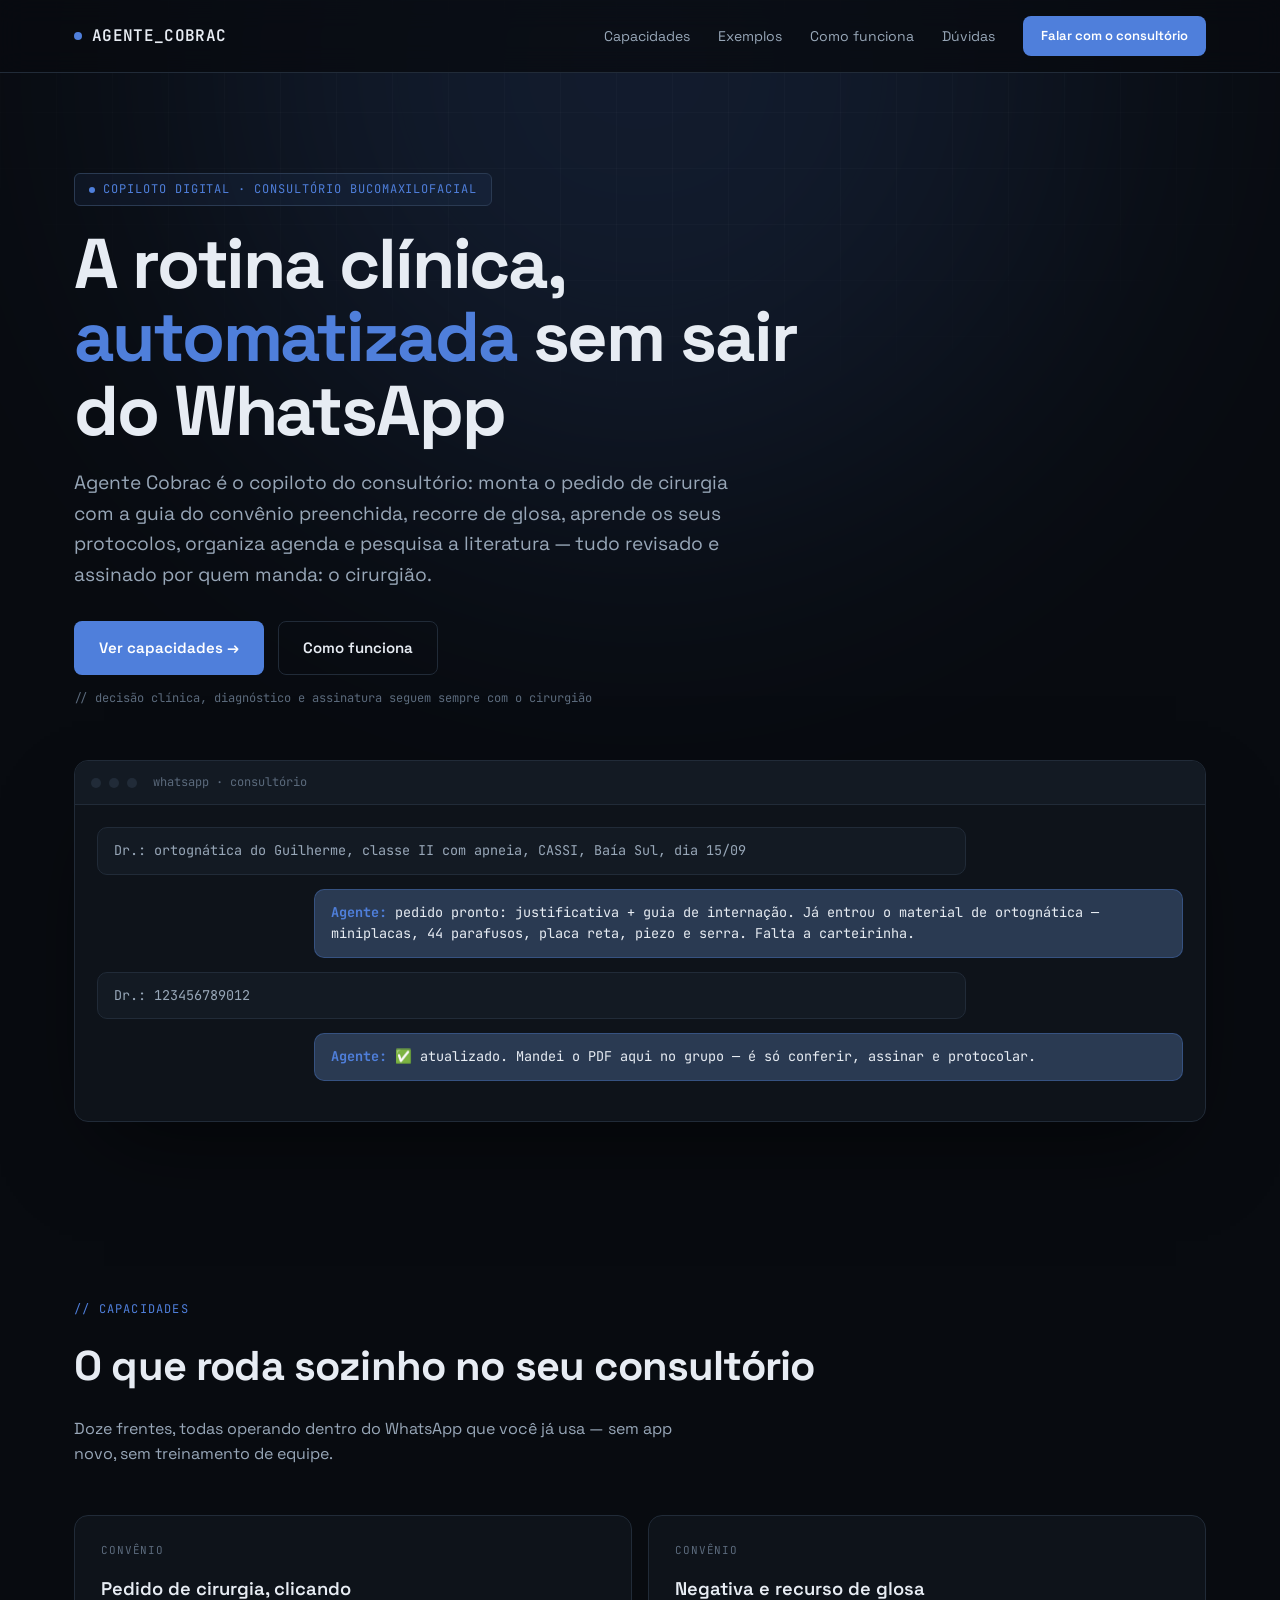
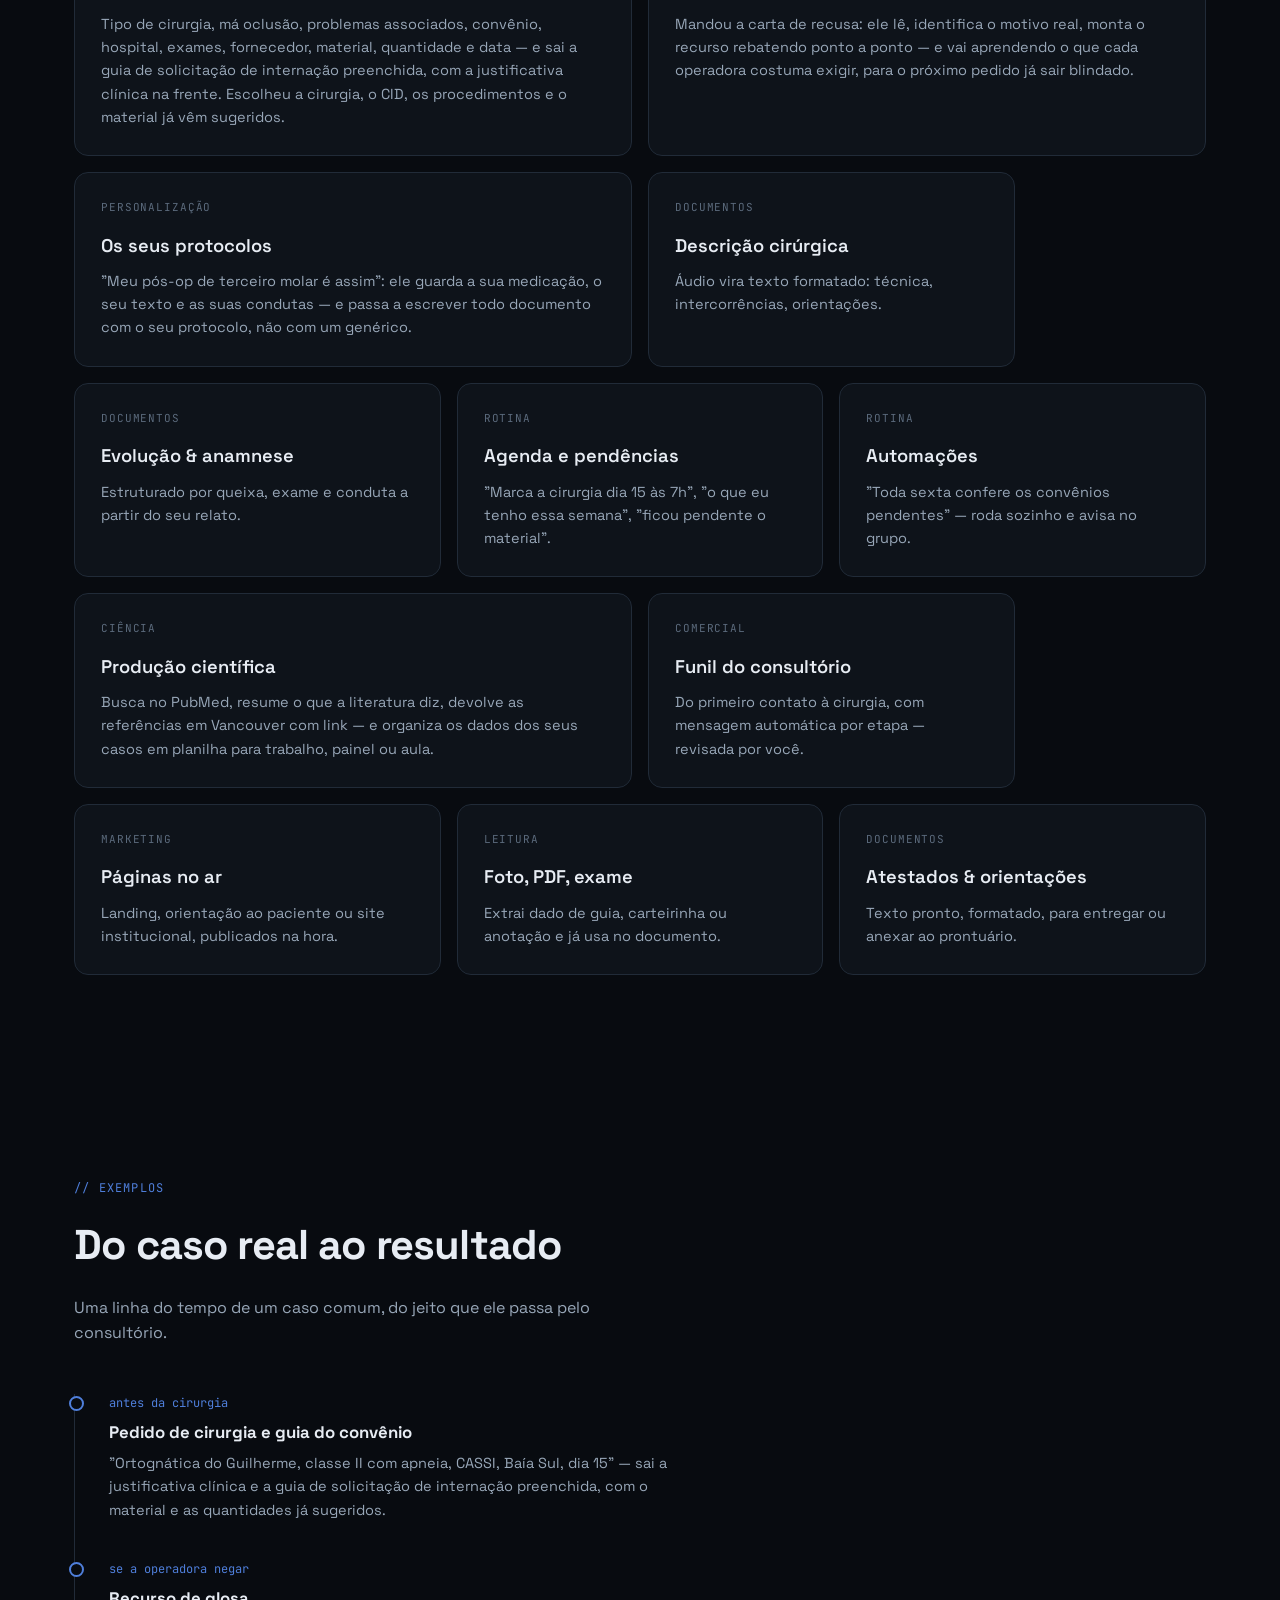
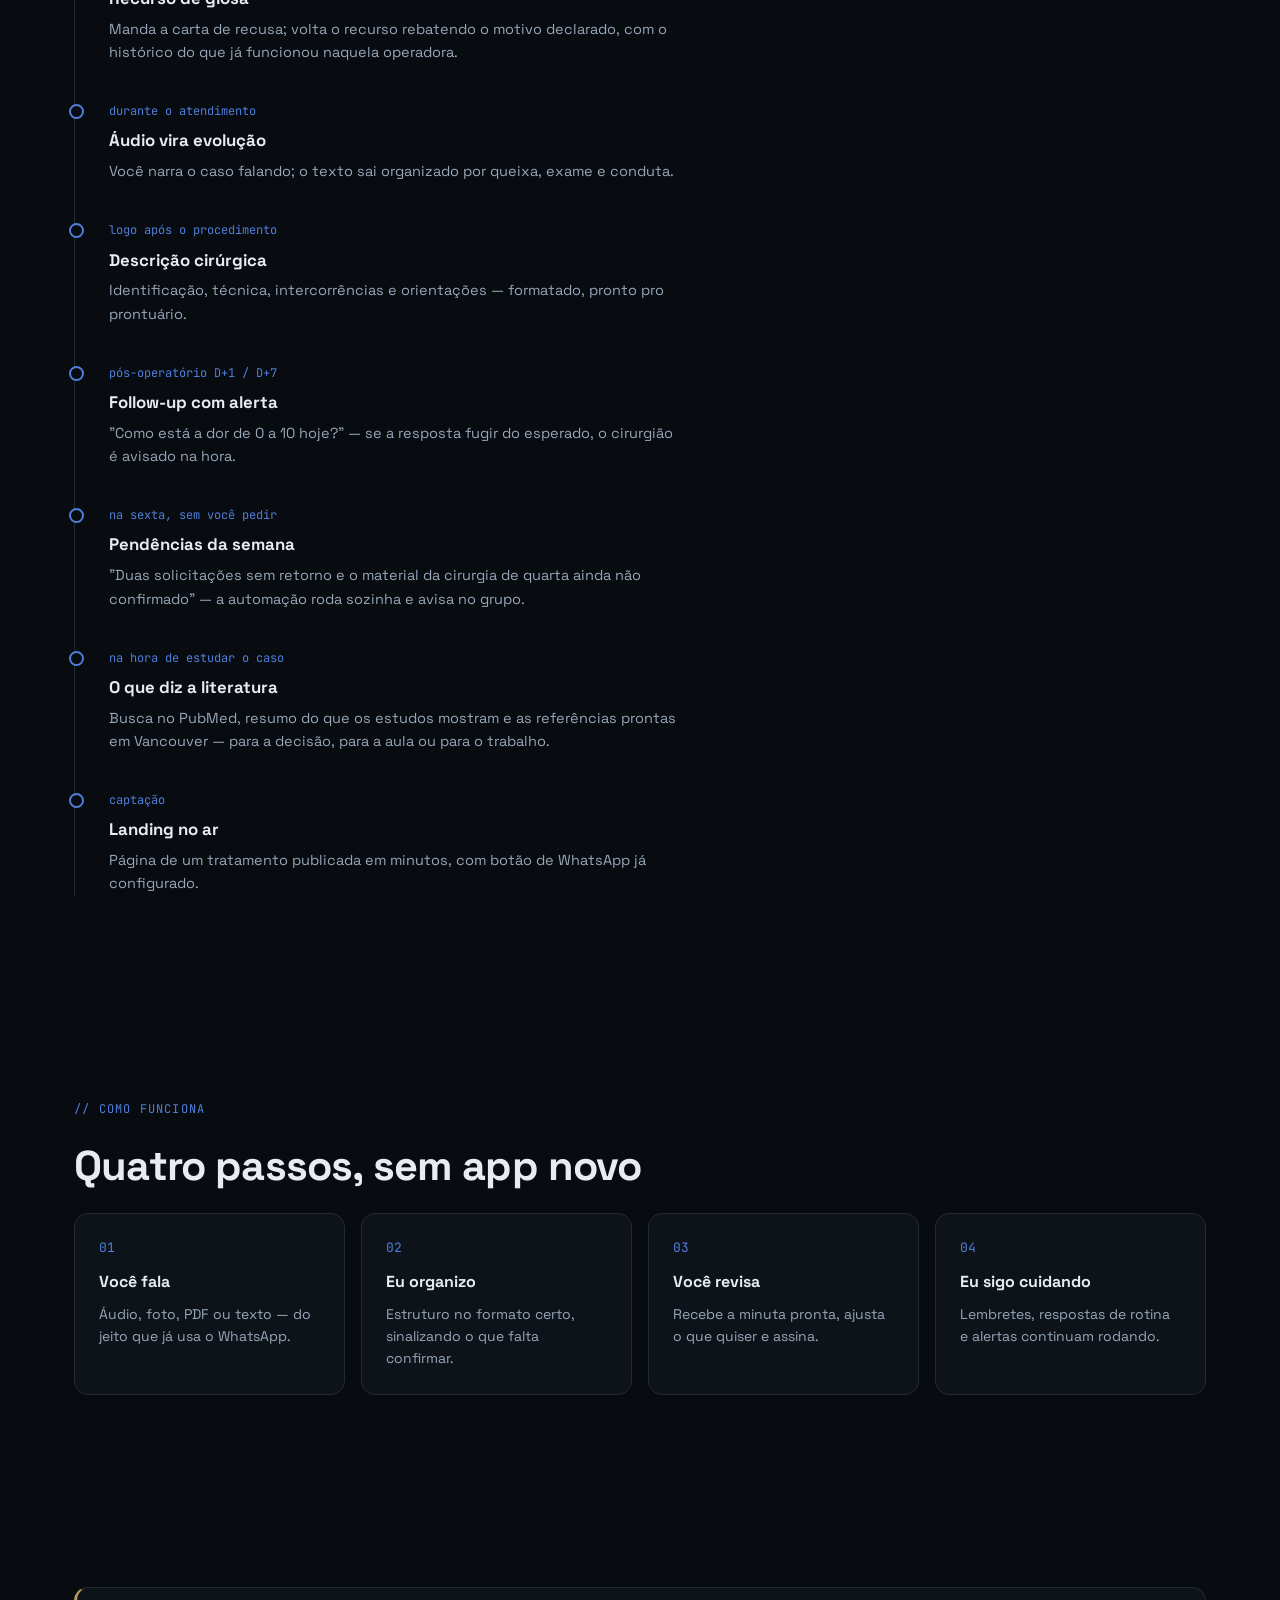
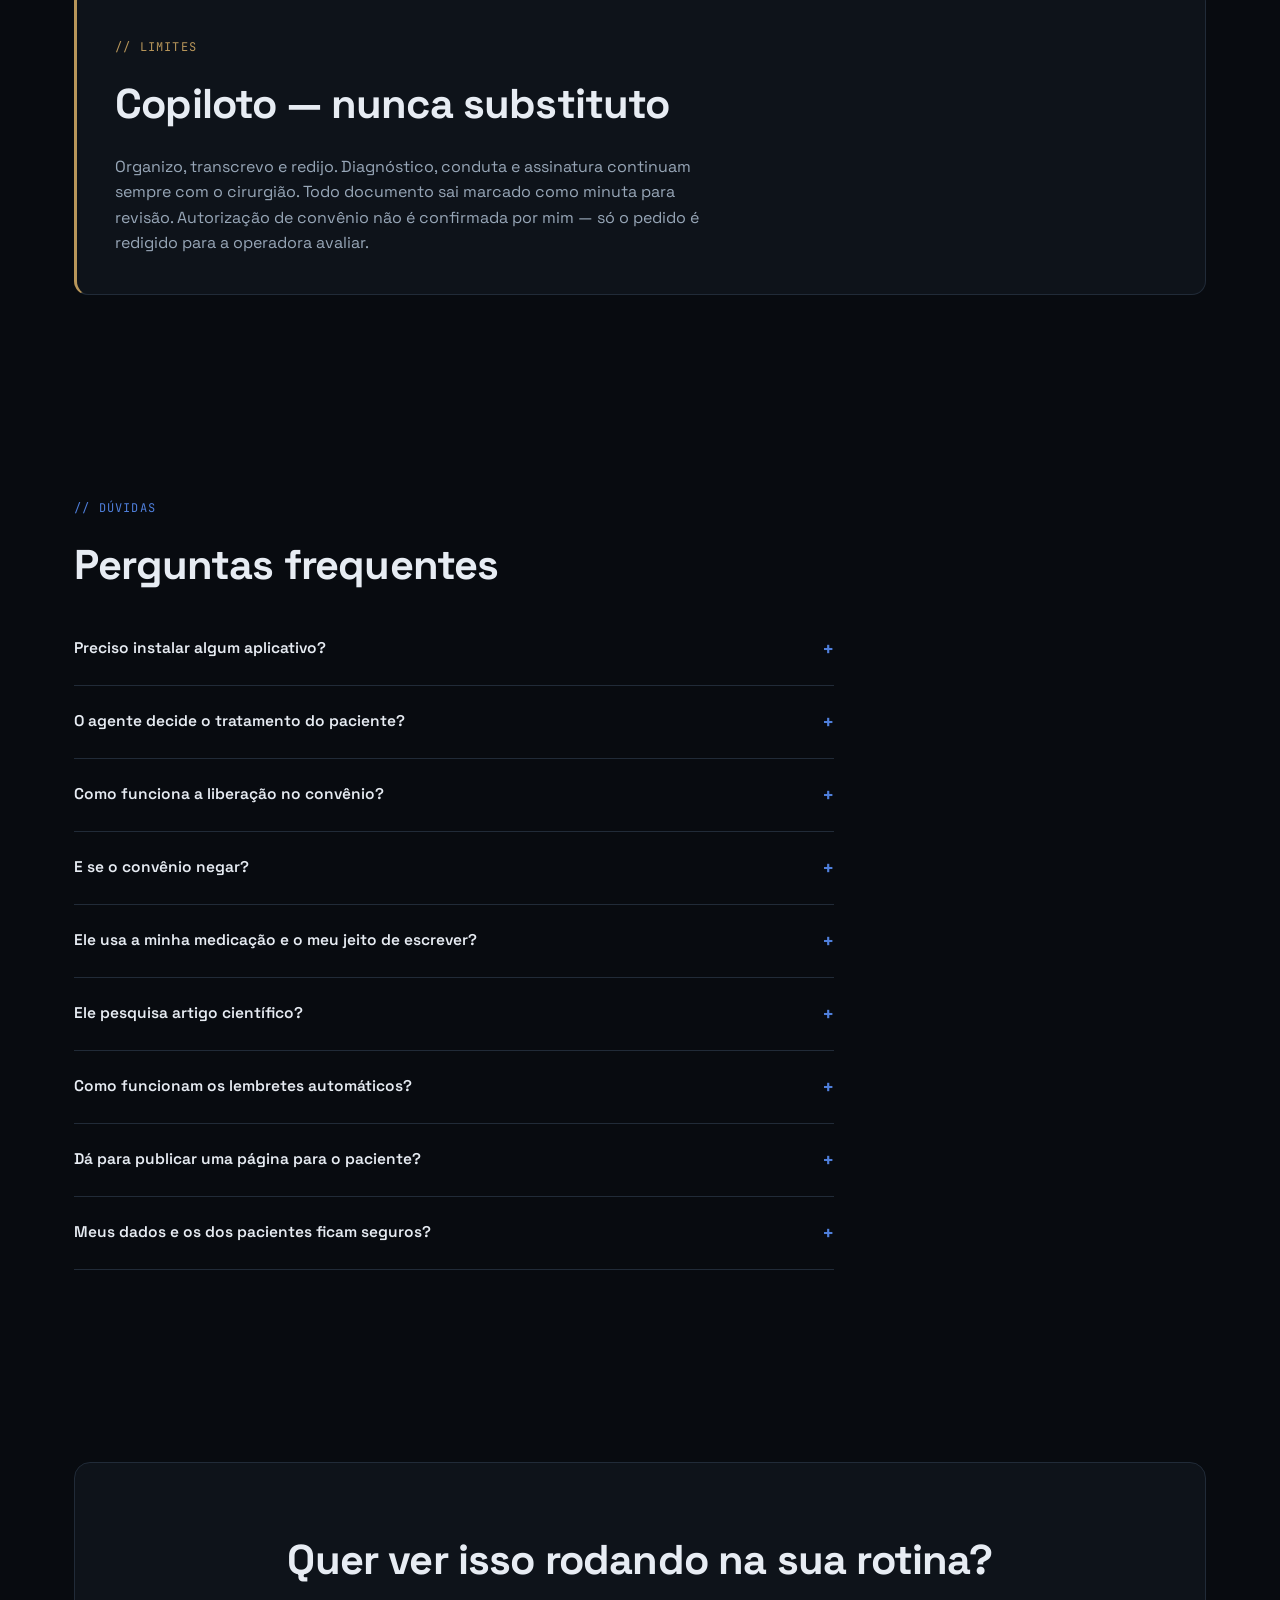
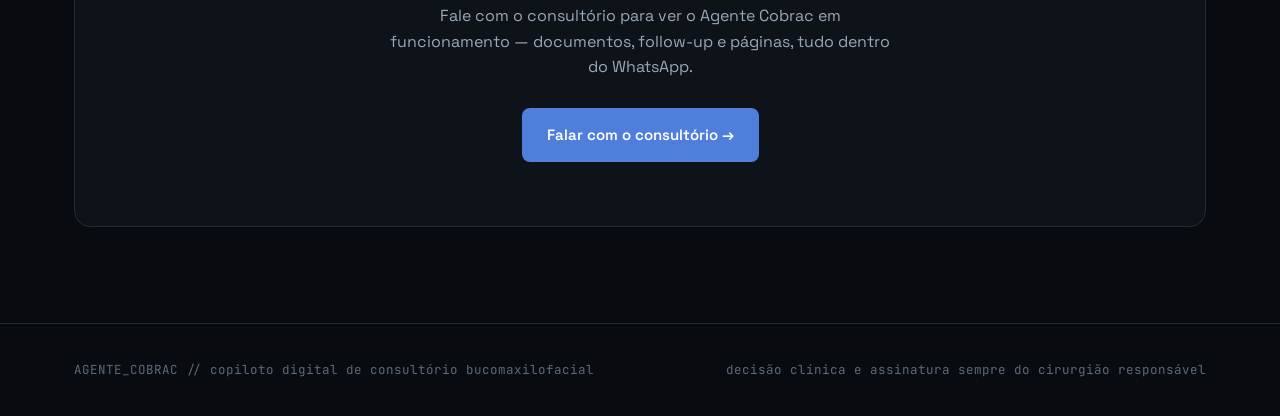
<file: assets/sites_padrao/agente-cobrac/index.html>
<!doctype html>
<html lang="pt-BR">
<head>
<meta charset="utf-8">
<meta name="viewport" content="width=device-width, initial-scale=1">
<title>Agente Cobrac — automação clínica para cirurgiões bucomaxilofaciais</title>
<meta name="description" content="O copiloto digital do consultório bucomaxilofacial: documentos, liberação de convênio, follow-up automático e páginas no ar — tudo dentro do WhatsApp.">
<meta property="og:title" content="Agente Cobrac — automação clínica para bucomaxilo">
<meta property="og:type" content="website">
<link rel="icon" href="data:image/svg+xml,<svg xmlns='http://www.w3.org/2000/svg' viewBox='0 0 100 100'><text y='.85em' font-size='84'>◆</text></svg>">
<link rel="preconnect" href="https://fonts.googleapis.com">
<link rel="preconnect" href="https://fonts.gstatic.com" crossorigin>
<link href="https://fonts.googleapis.com/css2?family=Space+Grotesk:wght@400;500;600;700&family=JetBrains+Mono:wght@400;500;600&display=swap" rel="stylesheet">
<style>
:root{
  --void:#080b10; --panel:#0e131a; --panel-2:#131a23; --line:#212b38;
  --ink:#e7ecf3; --ink-soft:#98a7b8; --ink-mute:#5b6a7c;
  --accent:#4f7fdb; --accent-soft:#2a3a52; --gold:#b8965a;
  --mono: 'JetBrains Mono', ui-monospace, SFMono-Regular, Menlo, monospace;
  --sans: 'Space Grotesk', system-ui, -apple-system, sans-serif;
}
*{box-sizing:border-box}
html{scroll-behavior:smooth}
body{margin:0;background:var(--void);color:var(--ink);font-family:var(--sans);line-height:1.6;overflow-x:hidden;-webkit-font-smoothing:antialiased}
::selection{background:var(--accent);color:#080b10}
a{color:inherit}
.container{max-width:1180px;margin:0 auto;padding:0 24px}

/* subtle backdrop — no rainbow blobs, just a quiet glow */
.mesh{position:fixed;inset:0;z-index:-2;background:var(--void)}
.mesh::before{
  content:"";position:absolute;width:70vw;height:70vw;border-radius:50%;
  filter:blur(140px);opacity:.14;background:var(--accent);
  top:-30vw;left:50%;transform:translateX(-50%);
}
.grid-overlay{position:fixed;inset:0;z-index:-1;pointer-events:none;
  background-image:linear-gradient(rgba(255,255,255,.02) 1px,transparent 1px),linear-gradient(90deg,rgba(255,255,255,.02) 1px,transparent 1px);
  background-size:56px 56px; mask-image:radial-gradient(ellipse 80% 60% at 50% 0%,#000 40%,transparent 85%)}

/* nav */
.nav{position:sticky;top:0;z-index:40;backdrop-filter:blur(14px);background:rgba(8,11,16,.78);border-bottom:1px solid var(--line)}
.nav-inner{display:flex;align-items:center;justify-content:space-between;height:72px}
.brand{display:flex;align-items:center;gap:10px;font-family:var(--mono);font-weight:600;letter-spacing:.02em;text-decoration:none;color:var(--ink)}
.brand .dot{width:8px;height:8px;border-radius:50%;background:var(--accent)}
.nav-links{display:flex;gap:28px;align-items:center}
.nav-links a{font-size:14px;color:var(--ink-soft);text-decoration:none;transition:color .2s}
.nav-links a:hover{color:var(--accent)}
@media (max-width:820px){.nav-links a:not(.cta-mini){display:none}}
.cta-mini{padding:10px 18px;border-radius:8px;background:var(--accent);color:#fff!important;font-weight:600;font-size:13px!important}

/* hero */
.hero{padding:100px 0 70px;position:relative}
.kicker{display:inline-flex;align-items:center;gap:8px;font-family:var(--mono);font-size:12px;letter-spacing:.08em;text-transform:uppercase;color:var(--accent);border:1px solid var(--accent-soft);background:rgba(79,127,219,.08);padding:6px 14px;border-radius:6px}
.kicker::before{content:"";width:6px;height:6px;border-radius:50%;background:var(--accent)}
.hero h1{font-size:clamp(2.4rem,5.6vw,4.4rem);line-height:1.04;letter-spacing:-.03em;margin:22px 0 20px;max-width:16ch;font-weight:700;color:var(--ink)}
.hero h1 em{font-style:normal;color:var(--accent)}
.hero p.lead{color:var(--ink-soft);font-size:clamp(1rem,1.6vw,1.2rem);max-width:56ch;margin-bottom:30px}
.hero-ctas{display:flex;gap:14px;flex-wrap:wrap;margin-bottom:14px}
.btn{display:inline-flex;align-items:center;gap:8px;padding:14px 24px;border-radius:8px;font-weight:600;font-size:15px;text-decoration:none;border:1px solid transparent;transition:transform .2s ease,box-shadow .2s ease}
.btn-primary{background:var(--accent);color:#fff}
.btn-primary:hover{transform:translateY(-2px);box-shadow:0 12px 28px -10px rgba(79,127,219,.55)}
.btn-ghost{border-color:var(--line);color:var(--ink)}
.btn-ghost:hover{border-color:var(--accent);color:var(--accent)}
.fine{font-family:var(--mono);font-size:12px;color:var(--ink-mute)}

/* terminal / chat mockup */
.termwrap{margin-top:52px}
.term{background:var(--panel);border:1px solid var(--line);border-radius:14px;overflow:hidden;box-shadow:0 40px 90px -30px rgba(0,0,0,.6)}
.term-bar{display:flex;align-items:center;gap:8px;padding:12px 16px;border-bottom:1px solid var(--line);background:var(--panel-2)}
.term-dot{width:10px;height:10px;border-radius:50%;background:var(--line)}
.term-title{margin-left:8px;font-family:var(--mono);font-size:12px;color:var(--ink-mute)}
.term-body{padding:22px 22px 26px;font-family:var(--mono);font-size:13.5px}
.bubble{max-width:80%;padding:12px 16px;border-radius:10px;margin-bottom:14px;opacity:0;transform:translateY(10px);animation:rise .5s ease forwards}
.bubble.dr{background:var(--panel-2);border:1px solid var(--line);color:var(--ink-soft)}
.bubble.bot{background:var(--accent-soft);border:1px solid rgba(79,127,219,.35);margin-left:auto;color:var(--ink)}
.bubble b{color:var(--accent)}
.b1{animation-delay:.2s}.b2{animation-delay:1.1s}.b3{animation-delay:2s}.b4{animation-delay:2.9s}
@keyframes rise{to{opacity:1;transform:none}}

/* section shell */
section{padding:96px 0}
.eyebrow{font-family:var(--mono);font-size:12px;letter-spacing:.1em;text-transform:uppercase;color:var(--accent);margin-bottom:14px}
h2{font-size:clamp(1.7rem,3.4vw,2.6rem);letter-spacing:-.02em;margin:0 0 14px;font-weight:700}
.sec-lead{color:var(--ink-soft);max-width:60ch;margin-bottom:48px}

/* bento */
.bento{display:grid;grid-template-columns:repeat(6,1fr);gap:16px}
.bcard{grid-column:span 2;background:var(--panel);border:1px solid var(--line);border-radius:14px;padding:26px;position:relative;overflow:hidden;transition:border-color .25s ease,transform .25s ease}
.bcard:hover{border-color:var(--accent);transform:translateY(-3px)}
.bcard.big{grid-column:span 3}
.bcard .tag{font-family:var(--mono);font-size:11px;color:var(--ink-mute);text-transform:uppercase;letter-spacing:.08em;margin-bottom:14px;display:block}
.bcard h3{font-size:1.15rem;margin:0 0 10px;font-weight:600}
.bcard p{color:var(--ink-soft);font-size:14.5px;margin:0}
@media (max-width:900px){.bento{grid-template-columns:repeat(2,1fr)}.bcard,.bcard.big{grid-column:span 2}}

/* timeline exemplos */
.timeline{position:relative;padding-left:34px;border-left:1px solid var(--line)}
.tl-item{position:relative;padding-bottom:38px}
.tl-item:last-child{padding-bottom:0}
.tl-item::before{content:"";position:absolute;left:-40px;top:2px;width:11px;height:11px;border-radius:50%;background:var(--void);border:2px solid var(--accent)}
.tl-item .when{font-family:var(--mono);font-size:12px;color:var(--accent);margin-bottom:6px;display:block}
.tl-item h3{margin:0 0 6px;font-size:1.05rem}
.tl-item p{color:var(--ink-soft);margin:0;max-width:64ch;font-size:14.5px}

/* steps */
.steps{display:grid;grid-template-columns:repeat(4,1fr);gap:16px}
.step{background:var(--panel);border:1px solid var(--line);border-radius:14px;padding:24px}
.step .n{font-family:var(--mono);color:var(--accent);font-size:13px;margin-bottom:10px}
.step h3{font-size:1rem;margin:0 0 8px}
.step p{color:var(--ink-soft);font-size:14px;margin:0}
@media (max-width:900px){.steps{grid-template-columns:1fr 1fr}}
@media (max-width:560px){.steps{grid-template-columns:1fr}}

/* safety */
.safety{background:var(--panel);border:1px solid var(--line);border-left:3px solid var(--gold);border-radius:14px;padding:38px}
.safety h2{color:var(--ink)}
.safety .eyebrow{color:var(--gold)}

/* faq */
.faq-item{border-bottom:1px solid var(--line);padding:20px 0}
.faq-item summary{cursor:pointer;font-weight:600;font-size:15.5px;list-style:none;display:flex;justify-content:space-between;align-items:center;gap:16px}
.faq-item summary::-webkit-details-marker{display:none}
.faq-item summary::after{content:"+";color:var(--accent);font-size:20px;transition:transform .25s}
.faq-item[open] summary::after{transform:rotate(45deg)}
.faq-item p{color:var(--ink-soft);margin:14px 0 0;font-size:14.5px;max-width:66ch}

/* final cta */
.finalcta{text-align:center;background:var(--panel);border:1px solid var(--line);border-radius:16px;padding:64px 24px}
.finalcta h2{margin-bottom:10px}
.finalcta p{color:var(--ink-soft);max-width:50ch;margin:0 auto 28px}

footer{border-top:1px solid var(--line);padding:36px 0;color:var(--ink-mute);font-family:var(--mono);font-size:12.5px}
footer .container{display:flex;flex-wrap:wrap;justify-content:space-between;gap:10px}

/* reveal on scroll */
.reveal{opacity:0;transform:translateY(18px);transition:opacity .7s ease,transform .7s ease}
.reveal.in{opacity:1;transform:none}
@media (prefers-reduced-motion:reduce){.reveal{opacity:1;transform:none;transition:none}}
</style>
</head>
<body>

<div class="mesh"></div>
<div class="grid-overlay"></div>

<nav class="nav">
  <div class="container nav-inner">
    <a class="brand" href="#"><span class="dot"></span>AGENTE_COBRAC</a>
    <div class="nav-links">
      <a href="#capacidades">Capacidades</a>
      <a href="#exemplos">Exemplos</a>
      <a href="#como">Como funciona</a>
      <a href="#duvidas">Dúvidas</a>
      <a class="btn-primary cta-mini" href="#contato">Falar com o consultório</a>
    </div>
  </div>
</nav>

<header class="hero">
  <div class="container">
    <span class="kicker">Copiloto digital · consultório bucomaxilofacial</span>
    <h1>A rotina clínica, <em>automatizada</em> sem sair do WhatsApp</h1>
    <p class="lead">Agente Cobrac é o copiloto do consultório: monta o pedido de cirurgia com a guia do convênio preenchida, recorre de glosa, aprende os seus protocolos, organiza agenda e pesquisa a literatura — tudo revisado e assinado por quem manda: o cirurgião.</p>
    <div class="hero-ctas">
      <a class="btn btn-primary" href="#capacidades">Ver capacidades →</a>
      <a class="btn btn-ghost" href="#como">Como funciona</a>
    </div>
    <p class="fine">// decisão clínica, diagnóstico e assinatura seguem sempre com o cirurgião</p>

    <div class="termwrap reveal">
      <div class="term">
        <div class="term-bar"><span class="term-dot"></span><span class="term-dot"></span><span class="term-dot"></span><span class="term-title">whatsapp · consultório</span></div>
        <div class="term-body">
          <div class="bubble dr b1">Dr.: ortognática do Guilherme, classe II com apneia, CASSI, Baía Sul, dia 15/09</div>
          <div class="bubble bot b2"><b>Agente:</b> pedido pronto: justificativa + guia de internação. Já entrou o material de ortognática — miniplacas, 44 parafusos, placa reta, piezo e serra. Falta a carteirinha.</div>
          <div class="bubble dr b3">Dr.: 123456789012</div>
          <div class="bubble bot b4"><b>Agente:</b> ✅ atualizado. Mandei o PDF aqui no grupo — é só conferir, assinar e protocolar.</div>
        </div>
      </div>
    </div>
  </div>
</header>

<main>

  <section id="capacidades">
    <div class="container">
      <div class="reveal">
        <p class="eyebrow">// Capacidades</p>
        <h2>O que roda sozinho no seu consultório</h2>
        <p class="sec-lead">Doze frentes, todas operando dentro do WhatsApp que você já usa — sem app novo, sem treinamento de equipe.</p>
      </div>
      <div class="bento">
        <article class="bcard big reveal">
          <span class="tag">Convênio</span>
          <h3>Pedido de cirurgia, clicando</h3>
          <p>Tipo de cirurgia, má oclusão, problemas associados, convênio, hospital, exames, fornecedor, material, quantidade e data — e sai a guia de solicitação de internação preenchida, com a justificativa clínica na frente. Escolheu a cirurgia, o CID, os procedimentos e o material já vêm sugeridos.</p>
        </article>
        <article class="bcard big reveal">
          <span class="tag">Convênio</span>
          <h3>Negativa e recurso de glosa</h3>
          <p>Mandou a carta de recusa: ele lê, identifica o motivo real, monta o recurso rebatendo ponto a ponto — e vai aprendendo o que cada operadora costuma exigir, para o próximo pedido já sair blindado.</p>
        </article>
        <article class="bcard big reveal">
          <span class="tag">Personalização</span>
          <h3>Os seus protocolos</h3>
          <p>"Meu pós-op de terceiro molar é assim": ele guarda a sua medicação, o seu texto e as suas condutas — e passa a escrever todo documento com o seu protocolo, não com um genérico.</p>
        </article>
        <article class="bcard reveal"><span class="tag">Documentos</span><h3>Descrição cirúrgica</h3><p>Áudio vira texto formatado: técnica, intercorrências, orientações.</p></article>
        <article class="bcard reveal"><span class="tag">Documentos</span><h3>Evolução & anamnese</h3><p>Estruturado por queixa, exame e conduta a partir do seu relato.</p></article>
        <article class="bcard reveal"><span class="tag">Rotina</span><h3>Agenda e pendências</h3><p>"Marca a cirurgia dia 15 às 7h", "o que eu tenho essa semana", "ficou pendente o material".</p></article>
        <article class="bcard reveal"><span class="tag">Rotina</span><h3>Automações</h3><p>"Toda sexta confere os convênios pendentes" — roda sozinho e avisa no grupo.</p></article>
        <article class="bcard big reveal">
          <span class="tag">Ciência</span>
          <h3>Produção científica</h3>
          <p>Busca no PubMed, resume o que a literatura diz, devolve as referências em Vancouver com link — e organiza os dados dos seus casos em planilha para trabalho, painel ou aula.</p>
        </article>
        <article class="bcard reveal"><span class="tag">Comercial</span><h3>Funil do consultório</h3><p>Do primeiro contato à cirurgia, com mensagem automática por etapa — revisada por você.</p></article>
        <article class="bcard reveal"><span class="tag">Marketing</span><h3>Páginas no ar</h3><p>Landing, orientação ao paciente ou site institucional, publicados na hora.</p></article>
        <article class="bcard reveal"><span class="tag">Leitura</span><h3>Foto, PDF, exame</h3><p>Extrai dado de guia, carteirinha ou anotação e já usa no documento.</p></article>
        <article class="bcard reveal"><span class="tag">Documentos</span><h3>Atestados & orientações</h3><p>Texto pronto, formatado, para entregar ou anexar ao prontuário.</p></article>
      </div>
    </div>
  </section>

  <section id="exemplos">
    <div class="container">
      <div class="reveal">
        <p class="eyebrow">// Exemplos</p>
        <h2>Do caso real ao resultado</h2>
        <p class="sec-lead">Uma linha do tempo de um caso comum, do jeito que ele passa pelo consultório.</p>
      </div>
      <div class="timeline reveal">
        <div class="tl-item">
          <span class="when">antes da cirurgia</span>
          <h3>Pedido de cirurgia e guia do convênio</h3>
          <p>"Ortognática do Guilherme, classe II com apneia, CASSI, Baía Sul, dia 15" — sai a justificativa clínica e a guia de solicitação de internação preenchida, com o material e as quantidades já sugeridos.</p>
        </div>
        <div class="tl-item">
          <span class="when">se a operadora negar</span>
          <h3>Recurso de glosa</h3>
          <p>Manda a carta de recusa; volta o recurso rebatendo o motivo declarado, com o histórico do que já funcionou naquela operadora.</p>
        </div>
        <div class="tl-item">
          <span class="when">durante o atendimento</span>
          <h3>Áudio vira evolução</h3>
          <p>Você narra o caso falando; o texto sai organizado por queixa, exame e conduta.</p>
        </div>
        <div class="tl-item">
          <span class="when">logo após o procedimento</span>
          <h3>Descrição cirúrgica</h3>
          <p>Identificação, técnica, intercorrências e orientações — formatado, pronto pro prontuário.</p>
        </div>
        <div class="tl-item">
          <span class="when">pós-operatório D+1 / D+7</span>
          <h3>Follow-up com alerta</h3>
          <p>"Como está a dor de 0 a 10 hoje?" — se a resposta fugir do esperado, o cirurgião é avisado na hora.</p>
        </div>
        <div class="tl-item">
          <span class="when">na sexta, sem você pedir</span>
          <h3>Pendências da semana</h3>
          <p>"Duas solicitações sem retorno e o material da cirurgia de quarta ainda não confirmado" — a automação roda sozinha e avisa no grupo.</p>
        </div>
        <div class="tl-item">
          <span class="when">na hora de estudar o caso</span>
          <h3>O que diz a literatura</h3>
          <p>Busca no PubMed, resumo do que os estudos mostram e as referências prontas em Vancouver — para a decisão, para a aula ou para o trabalho.</p>
        </div>
        <div class="tl-item">
          <span class="when">captação</span>
          <h3>Landing no ar</h3>
          <p>Página de um tratamento publicada em minutos, com botão de WhatsApp já configurado.</p>
        </div>
      </div>
    </div>
  </section>

  <section id="como">
    <div class="container">
      <div class="reveal">
        <p class="eyebrow">// Como funciona</p>
        <h2>Quatro passos, sem app novo</h2>
      </div>
      <div class="steps reveal">
        <div class="step"><div class="n">01</div><h3>Você fala</h3><p>Áudio, foto, PDF ou texto — do jeito que já usa o WhatsApp.</p></div>
        <div class="step"><div class="n">02</div><h3>Eu organizo</h3><p>Estruturo no formato certo, sinalizando o que falta confirmar.</p></div>
        <div class="step"><div class="n">03</div><h3>Você revisa</h3><p>Recebe a minuta pronta, ajusta o que quiser e assina.</p></div>
        <div class="step"><div class="n">04</div><h3>Eu sigo cuidando</h3><p>Lembretes, respostas de rotina e alertas continuam rodando.</p></div>
      </div>
    </div>
  </section>

  <section>
    <div class="container">
      <div class="safety reveal">
        <p class="eyebrow">// Limites</p>
        <h2>Copiloto — nunca substituto</h2>
        <p class="sec-lead" style="margin-bottom:0">Organizo, transcrevo e redijo. Diagnóstico, conduta e assinatura continuam sempre com o cirurgião. Todo documento sai marcado como minuta para revisão. Autorização de convênio não é confirmada por mim — só o pedido é redigido para a operadora avaliar.</p>
      </div>
    </div>
  </section>

  <section id="duvidas">
    <div class="container">
      <div class="reveal">
        <p class="eyebrow">// Dúvidas</p>
        <h2>Perguntas frequentes</h2>
      </div>
      <div class="reveal" style="max-width:760px">
        <details class="faq-item"><summary>Preciso instalar algum aplicativo?</summary><p>Não. Tudo roda no mesmo WhatsApp do consultório — áudio, foto, PDF ou texto, e a resposta chega ali mesmo.</p></details>
        <details class="faq-item"><summary>O agente decide o tratamento do paciente?</summary><p>Nunca. Toda decisão clínica é do cirurgião. O que é entregue sempre chega marcado como minuta para revisão e assinatura.</p></details>
        <details class="faq-item"><summary>Como funciona a liberação no convênio?</summary><p>Você passa os dados do caso — ou vai clicando no formulário — e sai a guia de solicitação de internação preenchida junto com o relatório de justificativa. Dado que falta fica sinalizado "a confirmar" e código de procedimento de que não há certeza fica em branco: nunca inventado.</p></details>
        <details class="faq-item"><summary>E se o convênio negar?</summary><p>Você manda a carta de negativa e ele monta o recurso, rebatendo o motivo declarado pelo auditor. Cada negativa vira aprendizado sobre aquela operadora — o que ela costuma exigir passa a entrar já no pedido seguinte.</p></details>
        <details class="faq-item"><summary>Ele usa a minha medicação e o meu jeito de escrever?</summary><p>Sim, é para isso que existem os protocolos: você dita uma vez ("meu pós-op de enxerto é assim") e ele passa a escrever com o seu protocolo. Ele não altera dose nem conduta por conta própria.</p></details>
        <details class="faq-item"><summary>Ele pesquisa artigo científico?</summary><p>Busca no PubMed, resume o que os estudos mostram, diz o tipo de cada estudo e entrega as referências em Vancouver com link. Só cita o que apareceu na busca — referência inventada, nunca.</p></details>
        <details class="faq-item"><summary>Como funcionam os lembretes automáticos?</summary><p>Você define uma vez o que precisa ser lembrado e quando; a partir daí o envio acontece sozinho, com aviso se algo sair do esperado.</p></details>
        <details class="faq-item"><summary>Dá para publicar uma página para o paciente?</summary><p>Sim — direto no domínio do consultório, com link pronto para mandar no WhatsApp.</p></details>
        <details class="faq-item"><summary>Meus dados e os dos pacientes ficam seguros?</summary><p>Ficam no ambiente do próprio consultório, sem compartilhamento com terceiros.</p></details>
      </div>
    </div>
  </section>

  <section id="contato">
    <div class="container">
      <div class="finalcta reveal">
        <h2>Quer ver isso rodando na sua rotina?</h2>
        <p>Fale com o consultório para ver o Agente Cobrac em funcionamento — documentos, follow-up e páginas, tudo dentro do WhatsApp.</p>
        <a class="btn btn-primary" href="#">Falar com o consultório →</a>
      </div>
    </div>
  </section>

</main>

<footer>
  <div class="container">
    <span>AGENTE_COBRAC // copiloto digital de consultório bucomaxilofacial</span>
    <span>decisão clínica e assinatura sempre do cirurgião responsável</span>
  </div>
</footer>

<script>
document.addEventListener('DOMContentLoaded', () => {
  const io = new IntersectionObserver((entries) => {
    entries.forEach(e => { if (e.isIntersecting) e.target.classList.add('in'); });
  }, { threshold: .12 });
  document.querySelectorAll('.reveal').forEach(el => io.observe(el));
});
</script>

</body>
</html>
</file>
